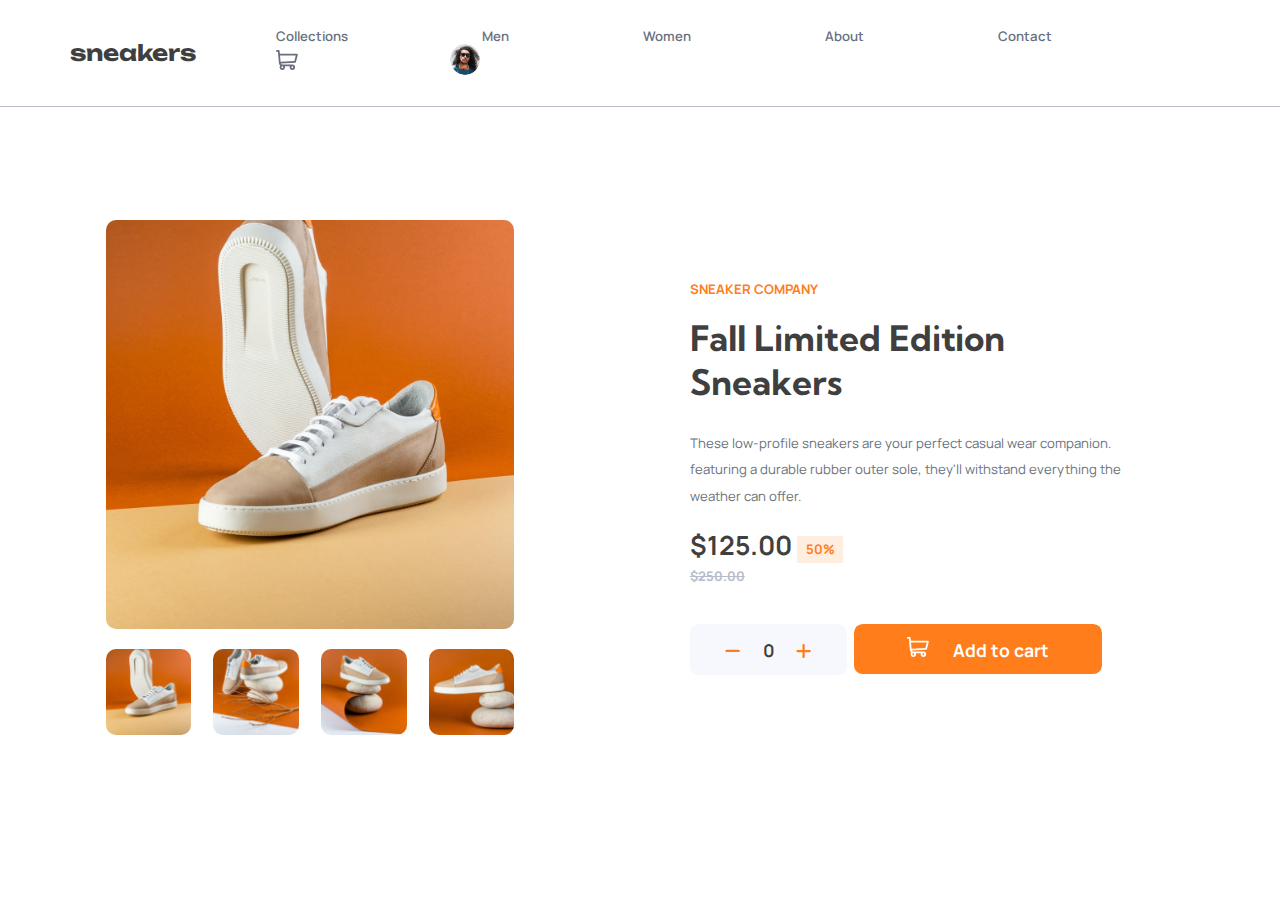
<file: index.html>
<!DOCTYPE html>
<html lang="en">
<head>
    <meta charset="UTF-8">
    <meta name="viewport" content="width=device-width, initial-scale=1.0">
    
    <!-- <link rel="stylesheet" href="https://maxcdn.bootstrapcdn.com/bootstrap/4.5.2/css/bootstrap.min.css"> -->

    <link rel="stylesheet" href="https://cdnjs.cloudflare.com/ajax/libs/font-awesome/6.4.2/css/all.min.css">

    <!-- custom file link  -->
    <link rel="stylesheet" href="./css/style.css">

    <link rel="icon" href="../assets/sneakers_logo_shape-2.png" type="image/png" sizes="32x32">

    <title>Frontend Mentor | E-commerce product page</title>
</head>
<body>

    <!-- header section begins here  -->
    <section class="header">

        <a href="#" class="logo">sneakers</a>


        <nav class="navbar">
            <div class="fas fa-bars" id="menubar"></div>


            <a href="#">collections</a>
            <a href="#">men</a>
            <a href="#">women</a>
            <a href="#">about</a>
            <a href="#">contact</a>    

            <a href="#"><svg width="40" height="25" xmlns="http://www.w3.org/2000/svg"><path d="M20.925 3.641H3.863L3.61.816A.896.896 0 0 0 2.717 0H.897a.896.896 0 1 0 0 1.792h1l1.031 11.483c.073.828.52 1.726 1.291 2.336C2.83 17.385 4.099 20 6.359 20c1.875 0 3.197-1.87 2.554-3.642h4.905c-.642 1.77.677 3.642 2.555 3.642a2.72 2.72 0 0 0 2.717-2.717 2.72 2.72 0 0 0-2.717-2.717H6.365c-.681 0-1.274-.41-1.53-1.009l14.321-.842a.896.896 0 0 0 .817-.677l1.821-7.283a.897.897 0 0 0-.87-1.114ZM6.358 18.208a.926.926 0 0 1 0-1.85.926.926 0 0 1 0 1.85Zm10.015 0a.926.926 0 0 1 0-1.85.926.926 0 0 1 0 1.85Zm2.021-7.243-13.8.81-.57-6.341h15.753l-1.383 5.53Z" fill="#69707D" fill-rule="nonzero"/></svg></a>

            <a href=""><img class="image-checkout" src="./assets/image-avatar.png" alt=""></a>
        </nav>
        
    </section>

    <!-- header section ends here  -->

    <!-- main section begins here  -->
    
    <section class="main">

        <div class="box-container">

            
                <div class="image">
                    <div class="first_img">
                    <img src="./assets/image-product-1.jpg" alt="">

                    </div>
                    
                    <div class="multi-display">
                        <img src="./assets/image-product-1-thumbnail.jpg" alt="">
                        <img src="./assets/image-product-2-thumbnail.jpg" alt="">
                        <img src="./assets/image-product-3-thumbnail.jpg" alt="">
                        <img src="./assets/image-product-4-thumbnail.jpg" alt="">
                    </div>
                </div>

                <div class="content">

                    <h3 class="heading">sneaker company</h3>
                    <h1>fall limited edition sneakers</h1>
                    <p>these low-profile sneakers are your perfect casual wear companion. featuring a durable rubber outer sole, they'll withstand everything the weather can offer.</p>

                    <div class="price">$125.00 <span class="discount">50%</span></div>
                    
                    <p class="original-price">$250.00</p>

                    <div class="button">
                        <button class="btn" id="order-btn"><i class="fas fa-minus"></i> 0 <i class="fas fa-plus"></i></button>
    
                        <button class="btn"><svg width="42" height="20" xmlns="http://www.w3.org/2000/svg"><path d="M20.925 3.641H3.863L3.61.816A.896.896 0 0 0 2.717 0H.897a.896.896 0 1 0 0 1.792h1l1.031 11.483c.073.828.52 1.726 1.291 2.336C2.83 17.385 4.099 20 6.359 20c1.875 0 3.197-1.87 2.554-3.642h4.905c-.642 1.77.677 3.642 2.555 3.642a2.72 2.72 0 0 0 2.717-2.717 2.72 2.72 0 0 0-2.717-2.717H6.365c-.681 0-1.274-.41-1.53-1.009l14.321-.842a.896.896 0 0 0 .817-.677l1.821-7.283a.897.897 0 0 0-.87-1.114ZM6.358 18.208a.926.926 0 0 1 0-1.85.926.926 0 0 1 0 1.85Zm10.015 0a.926.926 0 0 1 0-1.85.926.926 0 0 1 0 1.85Zm2.021-7.243-13.8.81-.57-6.341h15.753l-1.383 5.53Z" fill="#fff" fill-rule="nonzero"/></svg> Add to cart</button>
                    </div>
                </div>

        </div>
    </section>

    <!-- main section ends here  -->

    <script src="./js/script.js"></script>
</body>
</html>
</file>
<file: css/style.css>
@import url(https://fonts.googleapis.com/css?family=Kumbh+Sans:300,400,500,600,700,800);
@import url(https://fonts.googleapis.com/css?family=Unbounded:400,700&subset=vietnamese);
@import url(https://fonts.googleapis.com/css?family=Manrope:500,700);

:root {
    --orange: hsl(26, 100%, 55%);
    --pale-orange: hsl(25, 100%, 94%);
    --very-dark-blue: hsl(220, 13%, 13%);
    --dark-greyish-blue: hsl(219, 9%, 45%);
    --grayish-blue: hsl(220, 14%, 75%);
    --white: hsl(0, 0%, 100%);
    --light-greyish-blue: hsl(223, 64%, 98%);
    --black: hsla(0, 0%, 0%, 0.75);
}

* {
    /* font-family: 'Kumbh Sans', sans-serif; */
    /* font-family: 'Unbounded', sans-serif; */
    font-family: 'Manrope', sans-serif;
    margin: 0; padding: 0;
    box-sizing: border-box;
    outline: none; border: none;
    text-transform: capitalize;
    transition: all .2s ease-out;
    text-decoration: none;
}

html {
    font-size: 62.5%;
    overflow-x: hidden;
    scroll-behavior: smooth;
    scroll-padding-top: 7rem;

}

section {
    padding: 2rem 9%;
}

::-webkit-scrollbar {
    width: 1rem;
    scroll-behavior: smooth;
}

::-webkit-scrollbar-thumb {
    height: 10px;
    background-color: var(--orange);
    border-radius: 20px;
}

.btn {
    display: inline-block;
    font-size: 2rem;
    font-weight: 700;
    color: var(--white);
    background-color: var(--orange);
    padding: 1.4rem 6rem;
    border-radius: 1rem;
    cursor: pointer;
    text-transform: none;
}


.header {
    padding: 3rem 9%;
    position: fixed;
    top: 0; left: 0; right: 0;
    display: flex;
    z-index: 1000;
    align-items: center;
    justify-content: space-between;
    background-color: var(--white);
    border-bottom: .5px solid var(--grayish-blue);
}

.header .logo {
    font-family: 'Unbounded', sans-serif;
    font-weight: 700;
    font-size: 2.5rem;
    color: var(--black);
    text-transform: none;
    margin-left: 5rem;
}

#menubar {
    display: none;
    font-size: 2rem;
    color: var(--dark-greyish-blue);
    padding: 1rem 1.5rem;
    border-radius: .5rem;
    background: var(--black);
    cursor: pointer;
}

.header .navbar a {
    font-weight: 600;
    font-size: 1.8rem;
    color: var(--dark-greyish-blue);
    padding: 6rem;
    cursor: pointer;
}

.header .navbar a:hover {
    border-bottom: 4px solid var(--orange);
    padding-bottom: 28px;
}

.header .navbar a>svg {
    color: var(--dark-greyish-blue);
    cursor: pointer;
}

.header .navbar img {
    width: 3.5rem;
    height: 3.5rem;
    object-fit: cover;
    border-radius: 50%;
}

.main {
    display: flex;
    align-items: center;
    flex-wrap: wrap;
    gap: 1.5rem;
    padding-top: 10rem;
}

.main .box-container {
    display: flex;
    flex-wrap: wrap;
    gap: 1.5rem;
    justify-content: space-between;
    width: 90%;
    margin-top: 15rem;
}

.main .box-container .image {
    flex: 1 1 45rem;
}

.main .box-container .image .first_img img {
    width: 62%;
    height: 100%;
    object-fit: cover;
    border-radius: 10px;
    margin-left: 10rem;
}

.main .box-container .image .multi-display {
    display: flex;
    flex-wrap: wrap;
    gap: 2.5rem;
    margin-left: 10rem;
    margin-top: 2rem;
}

.main .box-container .image .multi-display img {
    width: 15%;
    height: 100%;
    object-fit: cover;
    border-radius: 10px;
    cursor: pointer;
}

.main .box-container .image .multi-display img:hover {
    opacity: .6;
    border: 3px solid var(--orange);
}
.main .box-container .content {
    max-width: 40%;
    display: flex;
    flex-direction: column;
    justify-content: center;
}


.main .box-container .content .heading {
    font-size: 1.5rem;
    font-weight: 700;
    color: var(--orange);
    margin-bottom: 2rem;
    text-transform: uppercase;
}

.main .box-container .content h1  {
    font-family: 'Kumbh Sans', sans-serif;
    font-size: 4rem;
    font-weight: 700;
    color: var(--black);
    margin-bottom: 3rem;
}

.main .box-container .content p  {
    font-size: 1.5rem;
    color: var(--dark-greyish-blue);
    margin-bottom: 2rem;
    line-height: 3rem;
    text-transform: none;
}

.main .box-container .content p::first-letter  {
    text-transform: capitalize;
}

.main .box-container .content .price {
    font-size: 3rem;
    font-weight: 700;
    color: var(--black);
}

.main .box-container .content .discount {
    font-size: 1.5rem;
    font-weight: 700;
    color: var(--orange);
    background-color: var(--pale-orange);
    padding: .5rem 1rem;
    margin-bottom: -4rem;
}
.main .box-container .content .original-price {
    font-size: 1.5rem;
    font-weight: 700;
    color: var(--grayish-blue);
    text-decoration: line-through;
}

.main .box-container .content .button button {
    margin-right: 5px;
}

.main .box-container .content .button #order-btn {
    margin-top: 2rem;
    font-size: 2rem;
    font-weight: 700;
    color: var(--black);
    background-color: var(--light-greyish-blue);
    padding: 1.5rem 2rem;
    border-radius: 1rem;
    cursor: pointer;
}


.main .box-container .content .button #order-btn i {
    font-size: 2rem;
    color: var(--orange);
    margin-right: 2rem;
    margin-left: 2rem;
}


































/* media queries  */
@media (max-width: 1540px) {
    html {
        font-size: 55%;
    }

    section {
        padding: 2rem;
    }

    .header {
        padding: 3rem;
    }

    .header .navbar a {
        margin-left: 3rem;
        font-size: 1.5rem;
    }
}

@media (max-width: 1178px) {
    html {
        font-size: 50%;
    }

}

@media (max-width: 1085) {
    .btn {
        font-size: 1rem;
        padding: 1.4rem 3rem;
        border-radius: 1rem;
        cursor: pointer;
        text-transform: none;
    }

    .main .box-container .content .button {
        margin-right: 5px;
        font-size: 60rem;
        display: block;
    }

    .main .box-container .content .button .btn {
        font-size: 1rem;
        padding: 1rem 1rem;
    }

    .main .box-container .content .button .btn {
        margin-top: 2rem;
        font-size: 1rem;
        font-weight: 700;
        color: var(--black);
        background-color: var(--light-greyish-blue);
        padding: .5rem 1rem;
    }
}    

@media (max-width: 991px) {
    #menu-btn {
        display: inline-block;
    }

    .header .navbar {
        position: absolute;
        top: 2%;
        /* right: 2rem; */
        border-radius: .5rem;
        box-shadow: var(--box-shadow);
        /* width: 30rem; */
        /* height: calc(100vh  - 15.5rem); */
        /* background: var(--black); */
        border: var(--border);
        /* transform: scale(0); */
        /* opacity: 0; */
        /* transform-origin: top right; */
        /* transition: none; */
    }

    .header .navbar a {
        font-size: 2rem;
        display: block;
        margin: 2.5rem;
        color: var(--black);
    }

    .header .navbar.active {
        transform: scale(1);
        opacity: 1;
        transition: .2s ease-out;
    }
}
</file>
